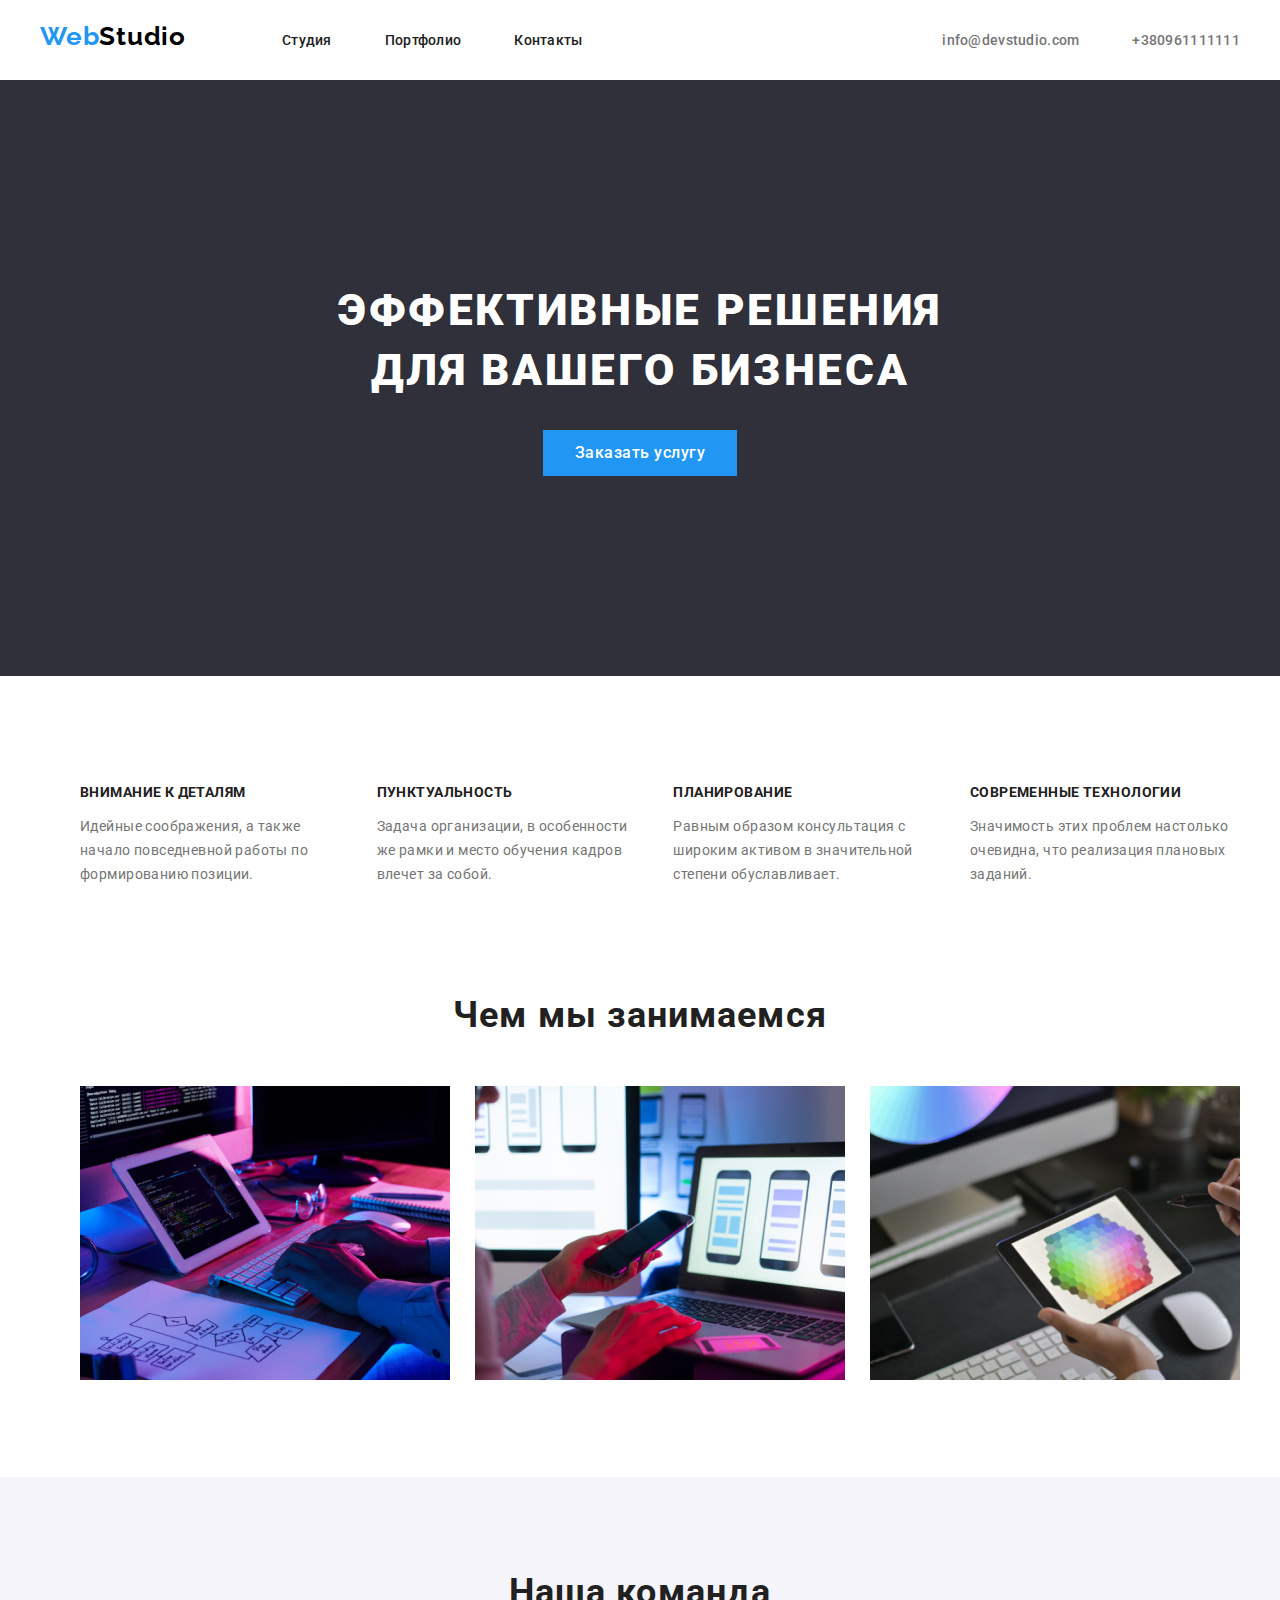
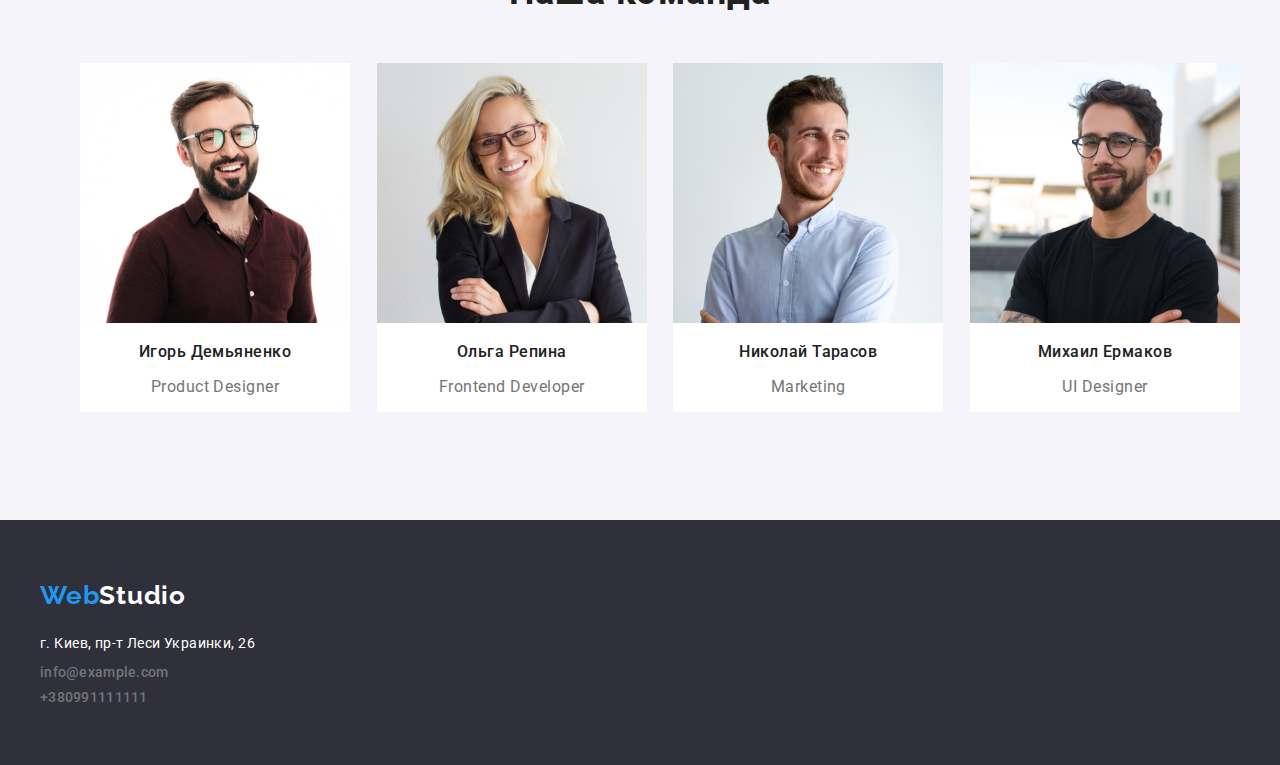
<file: index.html>
<!DOCTYPE html>
<html lang="en">
  <head>
    <meta charset="UTF-8" />
    <meta http-equiv="X-UA-Compatible" content="IE=edge" />
    <meta name="viewport" content="width=device-width, initial-scale=1.0" />
    <link rel="preconnect" href="https://fonts.googleapis.com" />
    <link rel="preconnect" href="https://fonts.gstatic.com" crossorigin />
    <link
      href="https://fonts.googleapis.com/css2?family=Raleway:wght@700&family=Roboto:wght@400;500;700;900&display=swap"
      rel="stylesheet"
    />
    <link rel="stylesheet" type="text/css" href="./css/normalize.css" />
    <link href="./css/styles.css" type="text/css" rel="stylesheet" />
    <title>Document</title>
  </head>
  <body>
    <header>
      <div class="container flex">
        <div>
          <a class="logo" href="#">Web<span class="logo-text">Studio</span></a>
          <nav class="inline-block header-nav">
            <ul class="list list-inline header-navigation">
              <li>
                <a class="nav-link" href="index.html">Студия</a>
              </li>
              <li>
                <a class="nav-link" href="portfolio.html">Портфолио</a>
              </li>
              <li>
                <a class="nav-link" href="#">Контакты</a>
              </li>
            </ul>
          </nav>
        </div>
        <ul class="list list-inline header-navigation">
          <li>
            <a class="list-adress" href="mailto:info@devstudio.com"
              >info@devstudio.com</a
            >
          </li>
          <li>
            <a class="list-adress" href="tel:+380961111111">+380961111111</a>
          </li>
        </ul>
      </div>
    </header>
    <main>
      <section class="hero">
        <h1 class="hero-title">Эффективные решения<br />для вашего бизнеса</h1>
        <button class="button" type="button">Заказать услугу</button>
      </section>
      <div class="container">
        <section>
          <ul class="about flex">
            <!--<h2>Наши приимущества</h2>-->
            <li>
              <h3 class="about-title">Внимание к деталям</h3>
              <p class="about-text">
                Идейные соображения, а также начало повседневной работы по
                формированию позиции.
              </p>
            </li>
            <li>
              <h3 class="about-title">Пунктуальность</h3>
              <p class="about-text">
                Задача организации, в особенности же рамки и место обучения
                кадров влечет за собой.
              </p>
            </li>
            <li>
              <h3 class="about-title">Планирование</h3>
              <p class="about-text">
                Равным образом консультация с широким активом в значительной
                степени обуславливает.
              </p>
            </li>
            <li>
              <h3 class="about-title">Современные технологии</h3>
              <p class="about-text">
                Значимость этих проблем настолько очевидна, что реализация
                плановых заданий.
              </p>
            </li>
          </ul>
        </section>

        <section>
          <h2 class="worktitle">Чем мы занимаемся</h2>
          <ul class="work flex">
            <li>
              <a href="#" class="link"></a>
              <img
                src="./images/img1.jpg"
                alt="hands"
                width="370"
                height="294"
              />
            </li>
            <li>
              <a href="#" class="link"></a>
              <img
                src="./images/img2.jpg"
                alt="phone"
                width="370"
                height="294"
              />
            </li>
            <li>
              <a href="#" class="link"></a>
              <img
                src="./images/img3.jpg"
                alt="desing"
                width="370"
                height="294"
              />
            </li>
          </ul>
        </section>
      </div>
        <section class="comand">
           <div class="container">
          <h2 class="worktitle">Наша команда</h2>
          <ul class="team  flex">
            <li>
              <a href="#" class="link"></a>
              <img
                src="./images/imgproductdesinger.jpg "
                alt="man"
                width="270"
                height="260"
              />
              <h3 class="team-name">Игорь Демьяненко</h3>
              <p class="team-position">Product Designer</p>
            </li>
            <li>
              <a href="#" class="link"></a>
              <img
                src="./images/imgfrontend.jpg"
                alt="woman"
                width="270"
                height="260"
              />
              <h3 class="team-name">Ольга Репина</h3>
              <p class="team-position">Frontend Developer</p>
            </li>
            <li>
              <a href="#" class="link"></a>
              <img
                src="./images/imgmarketing.jpg"
                alt="man"
                width="270"
                height="260"
              />
              <h3 class="team-name">Николай Тарасов</h3>
              <p class="team-position">Marketing</p>
            </li>
            <li>
              <a href="#" class="link"></a>
              <img
                src="./images/imguidesinger.jpg"
                alt="man"
                width="270"
                height="260"
              />
              <h3 class="team-name">Михаил Ермаков</h3>
              <p class="team-position">UI Designer</p>
            </li>
          </ul>
        </section>
      </div>
    </main>
    <footer class="footer">
      <div class="container">
        <a class="logo logo-footer" href="#">Web<span class="logo-white">Studio</span></a>
        <address>
          <ul class="list">
            <li>
              <a
                class="list-street"
                href="https://goo.gl/maps/xvdYMsPoaaACo8cn6"
                >г. Киев, пр-т Леси Украинки, 26</a
              >
            </li>
            <li>
              <a class="list-adress" href="mailto:info@example.com"
                >info@example.com</a
              >
            </li>
            <li>
              <a class="list-adress" href="tel:+380991111111">+380991111111</a>
            </li>
          </ul>
        </address>
      </div>
    </footer>
  </body>
</html>
</file>
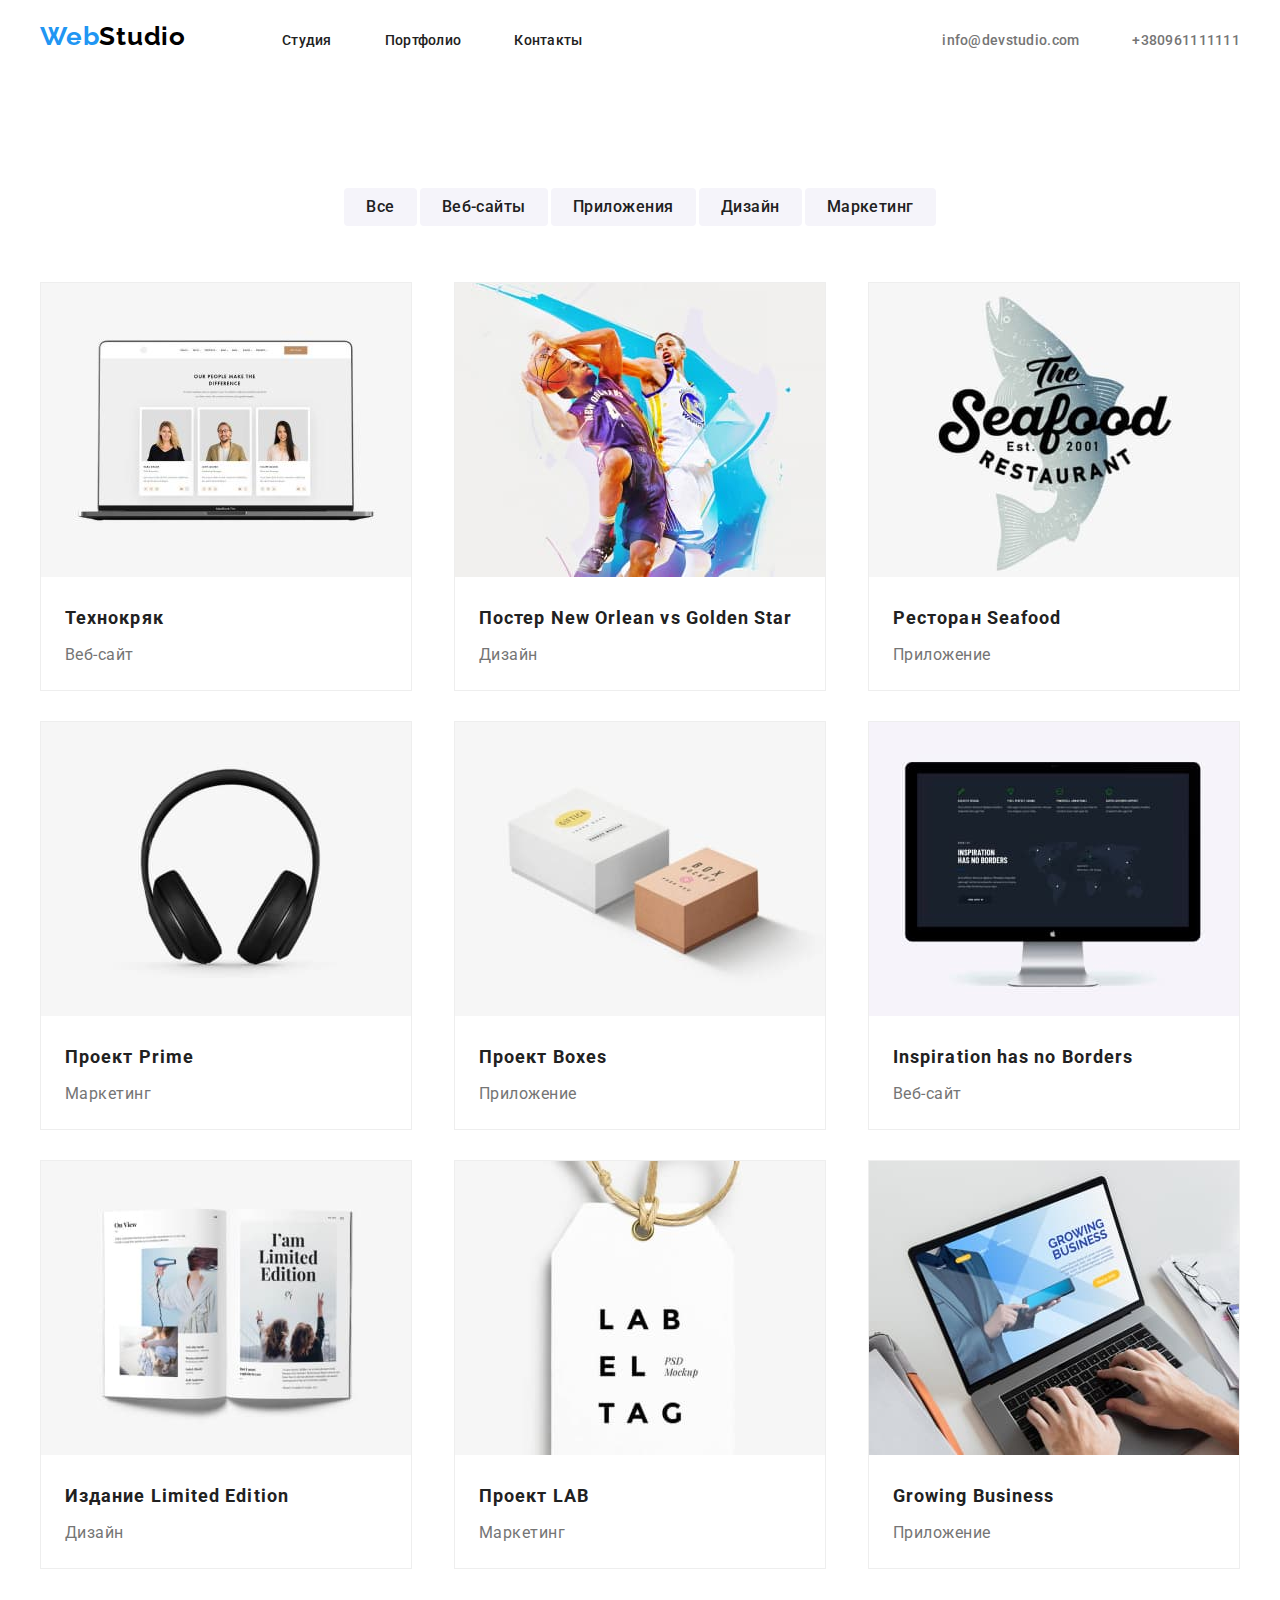
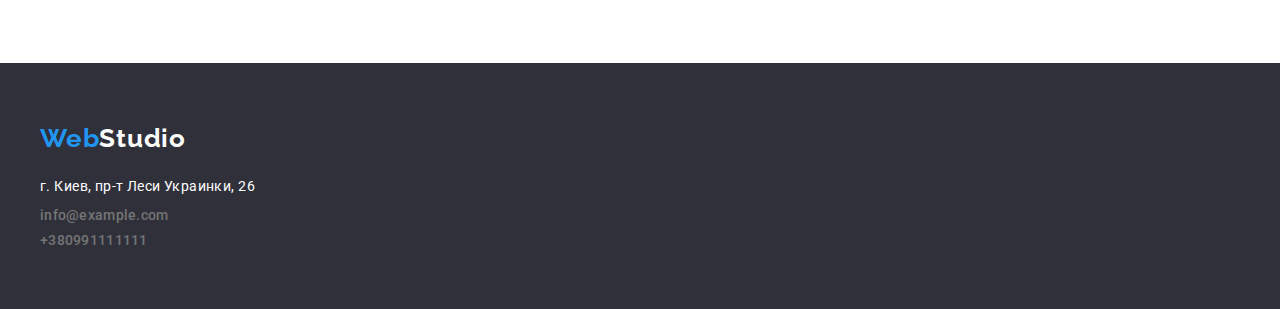
<file: portfolio.html>
<!DOCTYPE html>
<html lang="en">
  <head>
    <meta charset="UTF-8" />
    <meta http-equiv="X-UA-Compatible" content="IE=edge" />
    <meta name="viewport" content="width=device-width, initial-scale=1.0" />
    <link rel="preconnect" href="https://fonts.googleapis.com" />
    <link rel="preconnect" href="https://fonts.gstatic.com" crossorigin />
    <link
      href="https://fonts.googleapis.com/css2?family=Raleway:wght@700&family=Roboto:wght@400;500;700;900&display=swap"
      rel="stylesheet"
    />
    <link rel="stylesheet" type="text/css" href="./css/normalize.css" />
    <link href="./css/styles.css" type="text/css" rel="stylesheet" />
    <title>Document</title>
  </head>
  <body>
    <header>
      <div class="container flex">
        <div>
          <a class="logo" href="#">Web<span class="logo-text">Studio</span></a>
          <nav class="inline-block header-nav">
            <ul class="list list-inline header-navigation">
              <li>
                <a class="nav-link" href="index.html">Студия</a>
              </li>
              <li>
                <a class="nav-link" href="portfolio.html">Портфолио</a>
              </li>
              <li>
                <a class="nav-link" href="#">Контакты</a>
              </li>
            </ul>
          </nav>
        </div>
        <ul class="list list-inline header-navigation">
          <li>
            <a class="list-adress" href="mailto:info@devstudio.com"
              >info@devstudio.com</a
            >
          </li>
          <li>
            <a class="list-adress" href="tel:+380961111111">+380961111111</a>
          </li>
        </ul>
      </div>
    </header>
    <main>
      <div class="container">
      <ul class="buttons list-inline filters">
        <li>
          <button class="button-filter" type="button">Все</button>
        </li>
        <li>
          <button class="button-filter" type="button">Веб-сайты</button>
        </li>
        <li>
          <button class="button-filter" type="button">Приложения</button>
        </li>
        <li>
          <button class="button-filter" type="button">Дизайн</button>
        </li>
        <li>
          <button class="button-filter" type="button">Маркетинг</button>
        </li>
      </ul>
      <ul class="portfolio-list flex">
        <li>
          <a href="#" class="link">
            <img
              src="./images/imgmacbook.jpg"
              alt="macbook"
              width="370"
              height="294"
            />
            <h3 class="links-title">Технокряк</h3>
            <p class="links-text">Веб-сайт</p>
          </a>
        </li>
        <li>
          <a href="#" class="link">
            <img src="./images/imgmen.jpg" alt="men" width="370" height="294" />
            <h3 class="links-title">Постер New Orlean vs Golden Star</h3>
            <p class="links-text">Дизайн</p>
          </a>
        </li>
        <li>
          <a href="#" class="link">
            <img
              src="./images/imglogo.jpg"
              alt="logo"
              width="370"
              height="294"
            />
            <h3 class="links-title">Ресторан Seafood</h3>
            <p class="links-text">Приложение</p>
          </a>
        </li>
        <li>
          <a href="#" class="link">
            <img
              src="./images/imgheadphones.jpg"
              alt="headphones"
              width="370"
              height="294"
            />
            <h3 class="links-title">Проект Prime</h3>
            <p class="links-text">Маркетинг</p>
          </a>
        </li>
        <li>
          <a href="# " class="link">
            <img
              src="./images/imgboxes.jpg"
              alt="boxes"
              width="370"
              height="294"
            />
            <h3 class="links-title">Проект Boxes</h3>
            <p class="links-text">Приложение</p>
          </a>
        </li>
        <li>
          <a href="#" class="link">
            <img
              src="./images/imgscreen.jpg"
              alt="screen"
              width="370"
              height="294"
            />
            <h3 class="links-title">Inspiration has no Borders</h3>
            <p class="links-text">Веб-сайт</p>
          </a>
        </li>
        <li>
          <a href="#" class="link">
            <img
              src="./images/imgmagazine.jpg"
              alt="magazine"
              width="370"
              height="294"
            />
            <h3 class="links-title">Издание Limited Edition</h3>
            <p class="links-text">Дизайн</p>
          </a>
        </li>
        <li>
          <a href="#" class="link">
            <img
              src="./images/imglabel.jpg"
              alt="label"
              width="370"
              height="294"
            />
            <h3 class="links-title">Проект LAB</h3>
            <p class="links-text">Маркетинг</p>
          </a>
        </li>
        <li>
          <a href="#" class="link">
            <img
              src="./images/imgmacscreen.jpg"
              alt="screen"
              width="370"
              height="294"
            />
            <h3 class="links-title">Growing Business</h3>
            <p class="links-text">Приложение</p>
          </a>
        </li>
      </ul>
      </div>
    </main>
   <footer class="footer">
      <div class="container">
        <a class="logo logo-footer" href="#">Web<span class="logo-white">Studio</span></a>
        <address>
          <ul class="list">
            <li>
              <a
                class="list-street"
                href="https://goo.gl/maps/xvdYMsPoaaACo8cn6"
                >г. Киев, пр-т Леси Украинки, 26</a
              >
            </li>
            <li>
              <a class="list-adress" href="mailto:info@example.com"
                >info@example.com</a
              >
            </li>
            <li>
              <a class="list-adress" href="tel:+380991111111">+380991111111</a>
            </li>
          </ul>
        </address>
      </div>
    </footer>
  </div>
  </body>
</html>
</file>
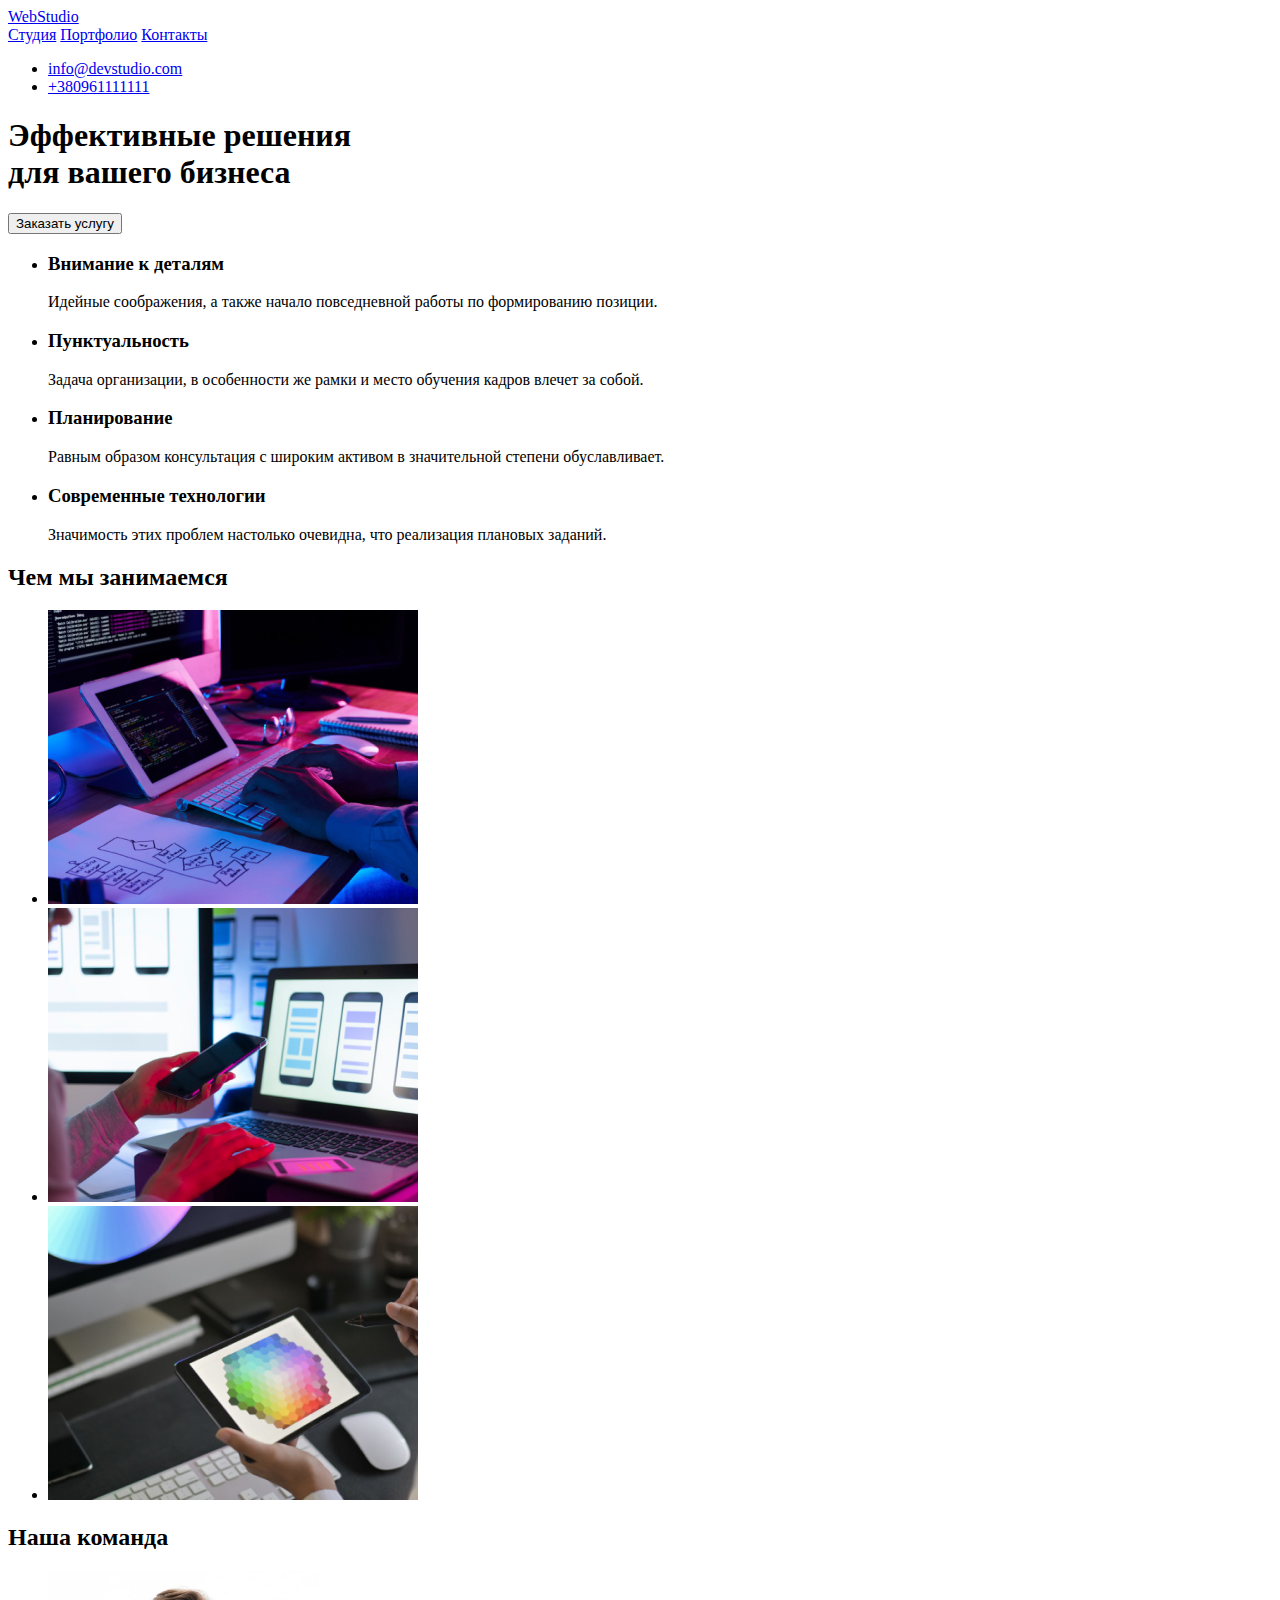
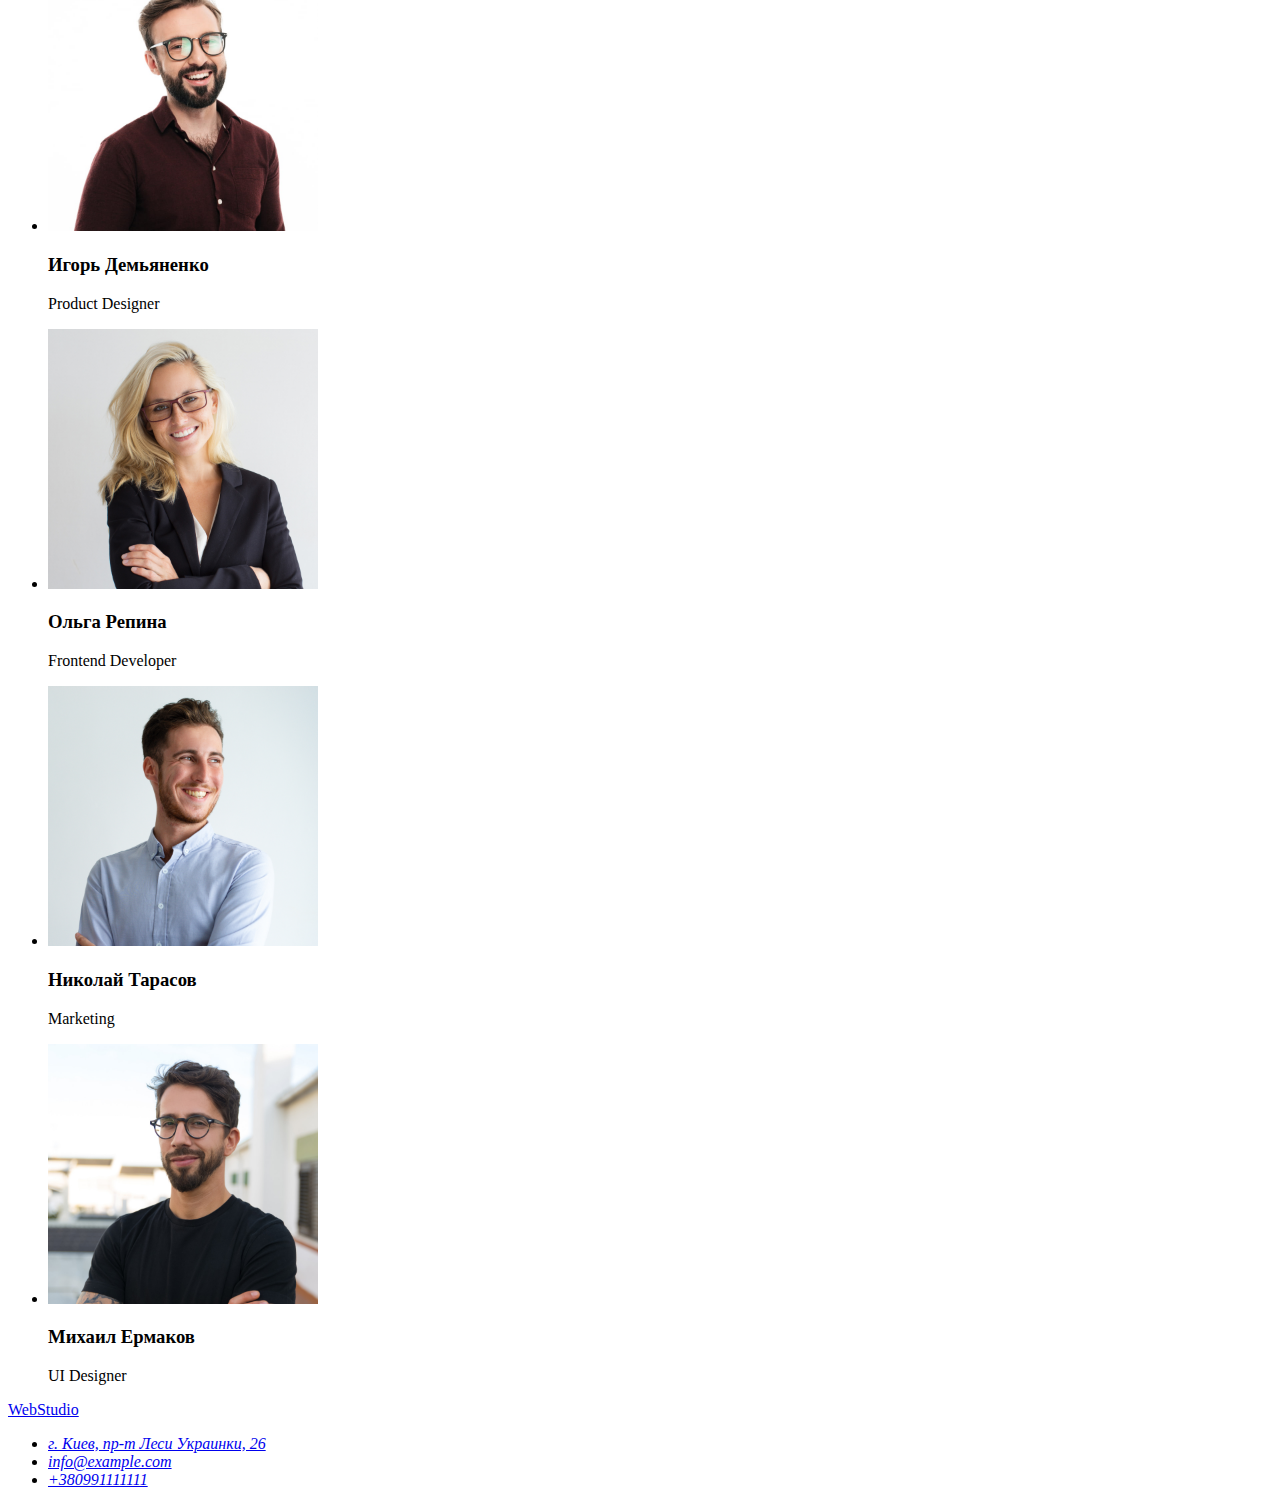
<file: studio.html>
<!DOCTYPE html>
<html lang="en">
  <head>
    <meta charset="UTF-8" />
    <meta http-equiv="X-UA-Compatible" content="IE=edge" />
    <meta name="viewport" content="width=device-width, initial-scale=1.0" />
    <title>Document</title>
  </head>
  <body>
    <header>
      <a href="#">WebStudio</a>
      <nav>
        <a href="#">Студия</a>
        <a href="#">Портфолио</a>
        <a href="#">Контакты</a>
      </nav>
      <ul>
        <li><a href="mailto:info@devstudio.com">info@devstudio.com</a></li>
        <li><a href="tel:+380961111111">+380961111111</a></li>
      </ul>
    </header>
    <main>
      <section>
        <h1>Эффективные решения<br />для вашего бизнеса</h1>
        <button type="button">Заказать услугу</button>
      </section>

      <section>
        <ul>
          <!--<h2>Наши приимущества</h2>-->
          <li>
            <h3>Внимание к деталям</h3>
            <p>Идейные соображения, а также начало повседневной работы по формированию позиции.</p>
          </li>
          <li>
            <h3>Пунктуальность</h3>
            <p>
              Задача организации, в особенности же рамки и место обучения кадров влечет за собой.
            </p>
          </li>
          <li>
            <h3>Планирование</h3>
            <p>
              Равным образом консультация с широким активом в значительной степени обуславливает.
            </p>
          </li>
          <li>
            <h3>Современные технологии</h3>
            <p>Значимость этих проблем настолько очевидна, что реализация плановых заданий.</p>
          </li>
        </ul>
      </section>

      <section>
        <h2>Чем мы занимаемся</h2>
        <ul>
          <li><img src="./images/img1.jpg" alt="hands" width="370" height="294" /></li>
          <li><img src="./images/img2.jpg" alt="phone" width="370" height="294" /></li>
          <li><img src="./images/img3.jpg" alt="desing" width="370" height="294" /></li>
        </ul>
      </section>
      <section>
        <h2>Наша команда</h2>
        <ul>
          <li>
            <img src="./images/imgproductdesinger.jpg " alt="man" width="270" height="260" />
            <h3>Игорь Демьяненко</h3>
            <p>Product Designer</p>
          </li>
          <li>
            <img src="./images/imgfrontend.jpg" alt="woman" width="270" height="260" />
            <h3>Ольга Репина</h3>
            <p>Frontend Developer</p>
          </li>
          <li>
            <img src="./images/imgmarketing.jpg" alt="man" width="270" height="260" />
            <h3>Николай Тарасов</h3>
            <p>Marketing</p>
          </li>
          <li>
            <img src="./images/imguidesinger.jpg" alt="man" width="270" height="260" />
            <h3>Михаил Ермаков</h3>
            <p>UI Designer</p>
          </li>
        </ul>
      </section>
    </main>
    <footer>
      <a href="#">WebStudio</a>
      <address>
        <ul>
          <li>
            <a href="https://goo.gl/maps/xvdYMsPoaaACo8cn6">г. Киев, пр-т Леси Украинки, 26</a>
          </li>
          <li><a href="mailto:info@example.com">info@example.com</a></li>
          <li><a href="tel:+380991111111">+380991111111</a></li>
        </ul>
      </address>
    </footer>
  </body>
</html>
</file>
<file: css/styles.css>
:root {
  --brand-color: #2196f3;
  --footercolor: #2f303a;
  --font-family: "Roboto";
  --whitecolor: #ffffff;
  --adresscolor: #757575;
  --colortext: #000;
  --darkgrey: hsl(0, 0%, 13%);
}
body {
  background: var(--whitecolor);
  font-family: "Roboto", sans-serif;
  font-size: 14px;
  font-style: normal;
  color: var(--brand-color);
}
.flex {
  display: flex;
  justify-content: space-between;
}
.logo {
  font-family: Raleway, sans-serif;
  font-weight: bold;
  font-size: 26px;
  line-height: 31px;
  letter-spacing: 0.03em;
  color: var(--brand-color);
  width: 145px;
  height: 31px;
  text-decoration: none;
  padding: 24px 0 25px;
}

.logo-footer {
  padding-top: 0;
  padding-bottom: 20px;
  display: inline-block;
}

.logo-text {
  color: var(--colortext);
}
.logo-white {
  color: var(--whitecolor);
}
.team,
.about,
.portfolio-list,
.work {
  list-style: none;
}
.link {
  text-decoration: none;
}
.nav-link {
  font-weight: 500;
  line-height: 16px;
  letter-spacing: 0.02em;
  text-decoration: none;
  list-style-type: none;
  color: var(--darkgrey);
  box-sizing: border-box;
}
.nav-link:hover,
.nav-link:focus {
  color: var(--brand-color);
}
.inline-block {
  display: inline-block;
}
.header-nav {
  margin-left: 93px;
}

.header-navigation li {
  padding: 32px 0;
}
.header-navigation li + li {
  padding-left: 50px;
}

.list {
  list-style-type: none;
  box-sizing: border-box;
  margin: 0;
  padding-left: 0;
  display: inline-block;
}
.list-inline li {
  display: inline-block;
}
.list-street {
  font-style: normal;
  text-decoration: none;
  font-weight: normal;
  line-height: 24px;
  letter-spacing: 0.03em;
  color: var(--whitecolor);
}
.list-street:hover {
  color: var(--brand-color);
}

.footer .list li + li {
  padding-top: 9px;
}

.list-adress {
  font-style: normal;
  text-decoration: none;
  font-weight: 500;
  line-height: 16px;
  letter-spacing: 0.02em;
  list-style-type: none;
  color: var(--adresscolor);
  text-decoration: none;
}
.list-adress:hover,
.list-adress:focus {
  color: var(--brand-color);
}
.button {
  font-weight: 500;
  font-size: 16px;
  line-height: 26px;
  text-align: center;
  letter-spacing: 0.03em;
  list-style: none;
  background: var(--brand-color);
  color: var(--whitecolor);
  border: none;
  margin-top: 30px;
  padding: 10px 32px;
}

.button:focus,
.button:hover {
  cursor: pointer;
}
.button-filter {
  font-weight: 500;
  font-size: 16px;
  line-height: 26px;
  text-align: center;
  letter-spacing: 0.03em;
  list-style: none;
  background: var(--whitecolor);
  color: var(--darkgrey);
  border: none;
  background: #f5f4fa;
  border-radius: 4px;
  padding: 6px 22px;
}
.button-filter:hover,
.button-filter:focus {
  cursor: pointer;
  color: var(--whitecolor);
  background-color: var(--brand-color);
}
.buttons {
  list-style: none;
  padding-top: 94px;
}
.filters {
  padding-left: 0;
  text-align: center;
  margin-bottom: 56px;
}

.footer {
  background: var(--footercolor);
  padding: 60px 0;
}
.links-title {
  font-weight: bold;
  font-size: 18px;
  line-height: 36px;
  letter-spacing: 0.06em;
  color: var(--darkgrey);
  margin: 20px 24px 4px;
}
.links-text {
  font-weight: normal;
  font-size: 16px;
  line-height: 30px;
  letter-spacing: 0.03em;
  margin: 4px 24px 20px;

  color: var(--adresscolor);
}
.navnames:hover {
  list-style: none;
}
.titles,
.navnames {
  text-decoration: none;
}
.hero {
  padding: 200px 0;
  background-color: var(--footercolor);
  text-align: center;
}
.hero-title {
  color: white;
  width: 696px;
  font-weight: 900;
  font-size: 44px;
  line-height: 60px;
  text-align: center;
  letter-spacing: 0.06em;
  text-transform: uppercase;
  margin: 0 auto;
}

.about {
  margin: 94px auto;
}

.about li {
  width: 270px;
}
.about-title {
  font-weight: bold;
  font-size: 14px;
  line-height: 16px;
  letter-spacing: 0.03em;
  text-transform: uppercase;
  color: var(--darkgrey);
}
.about-text {
  font-weight: normal;
  font-size: 14px;
  line-height: 24px;
  letter-spacing: 0.03em;
  color: var(--adresscolor);
}

.work {
  margin-bottom: 94px;
}

.comand {
  background-color: #f5f4fa;
  padding: 94px 0;
}
.worktitle {
  margin-top: 0;
  margin-bottom: 50px;
  font-weight: bold;
  font-size: 36px;
  line-height: 42px;
  text-align: center;
  letter-spacing: 0.03em;

  color: var(--darkgrey);
}
.worktitle:hover {
  list-style: none;
}

.team-name {
  font-weight: 500;
  font-size: 16px;
  line-height: 19px;
  letter-spacing: 0.03em;
  color: var(--darkgrey);
}
.team-position {
  font-size: 16px;
  line-height: 19px;
  letter-spacing: 0.03em;
  color: var(--adresscolor);
}
.team li {
  background: #fff;
  text-align: center;
}
.container {
  width: 1200px;
  margin: 0 auto;
  padding: 0 15px;
}

.portfolio-list {
  padding-left: 0;
  flex-wrap: wrap;
  margin-bottom: 64px;
}

.portfolio-list li {
  border: 1px solid #eeeeee;
  margin-bottom: 30px;
}
</file>
